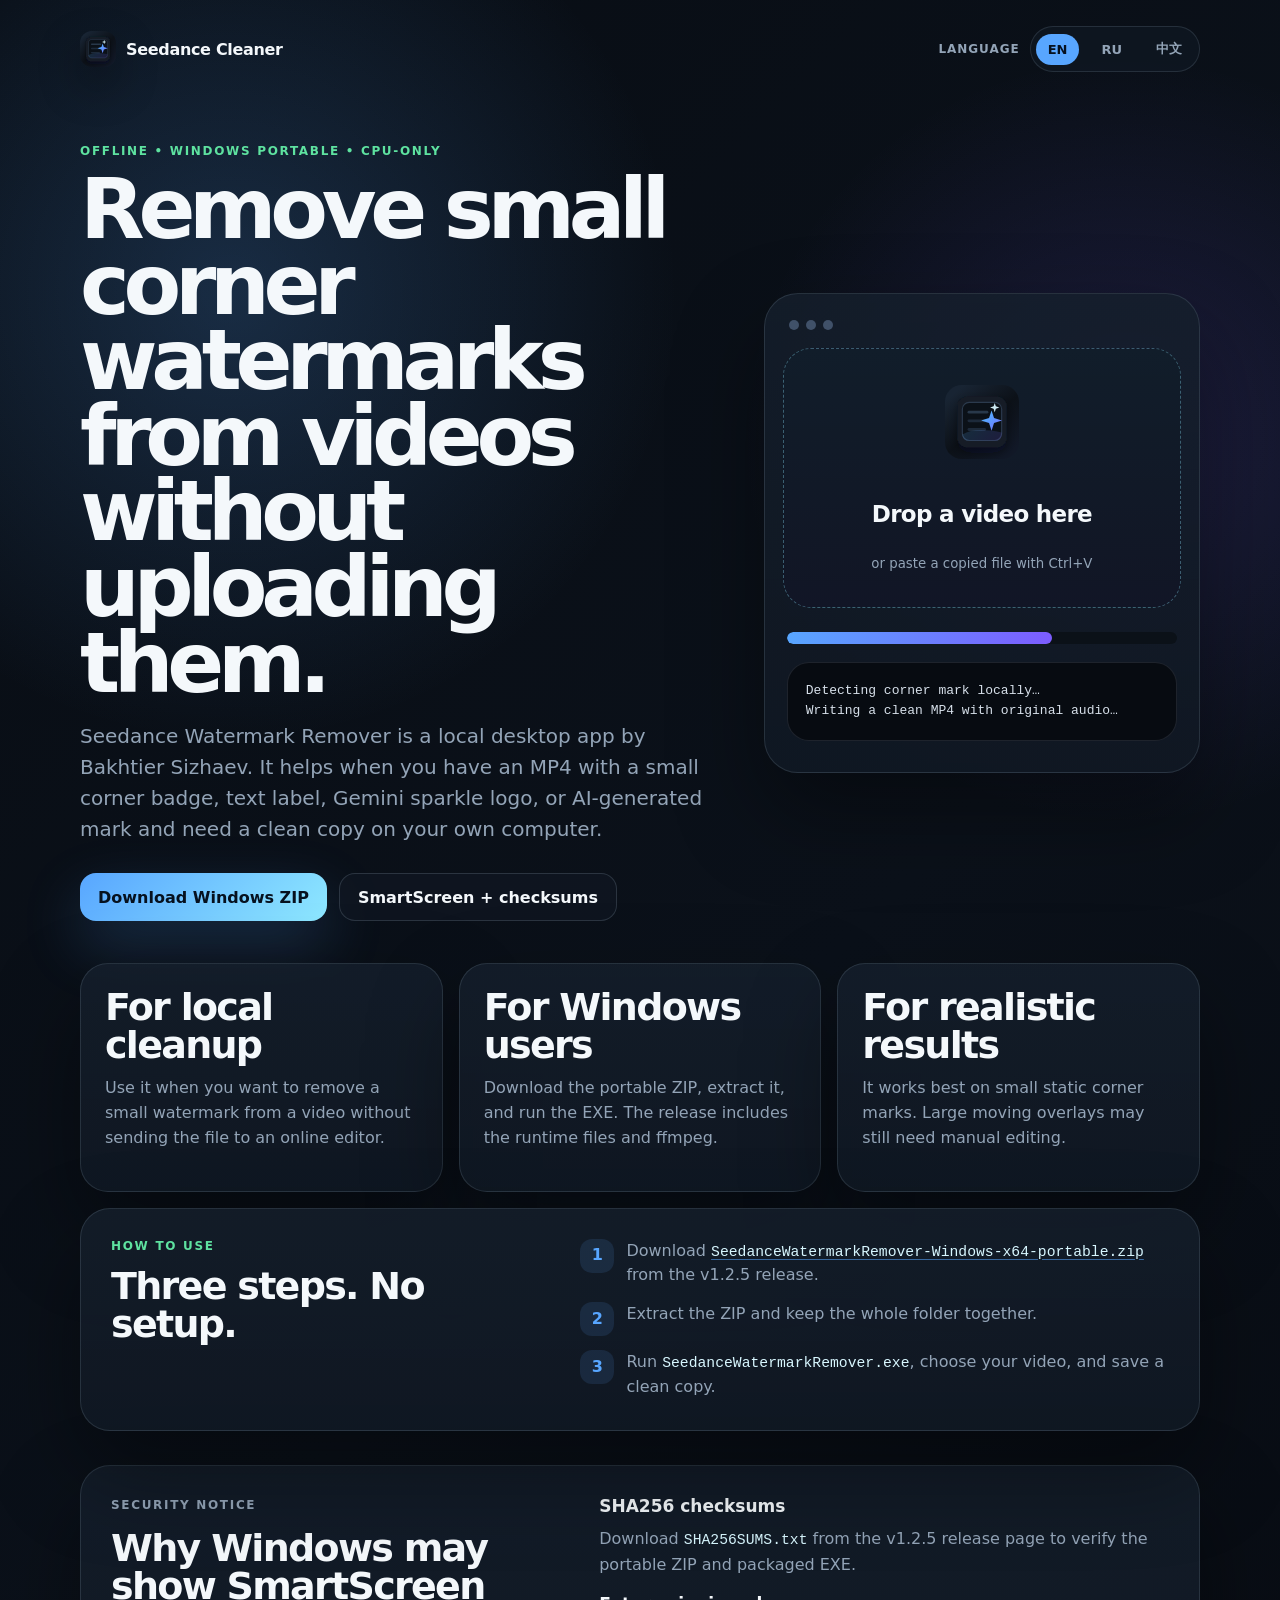
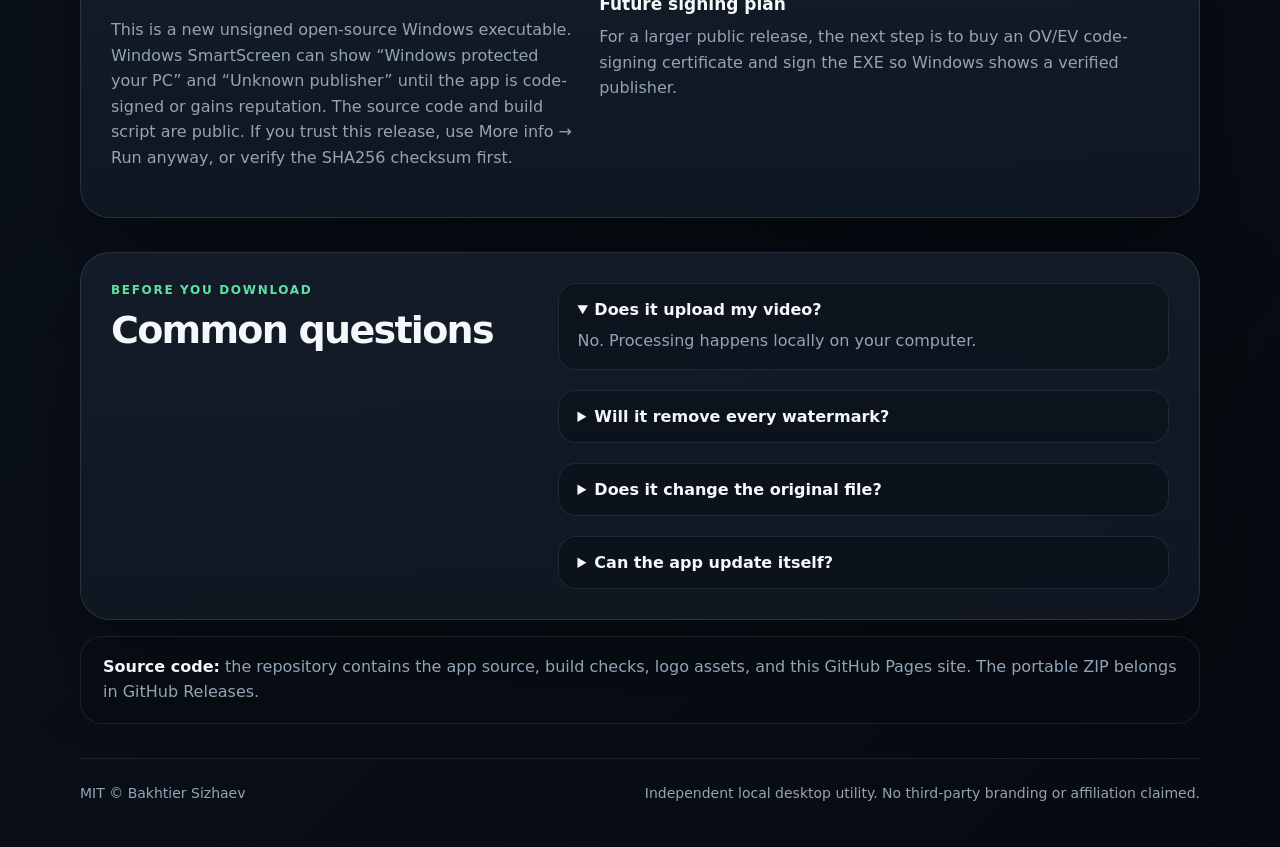
<file: docs/index.html>
<!doctype html>
<html lang="en">
<head>
  <meta charset="utf-8">
  <meta name="viewport" content="width=device-width, initial-scale=1">
  <title>Seedance Watermark Remover — Offline Windows Video Watermark Cleaner</title>
  <meta name="description" content="Remove small static corner watermarks, Seedance labels, AI-generated marks, and Gemini sparkle logos from videos locally on Windows. Portable offline desktop app by Bakhtier Sizhaev.">
  <meta name="keywords" content="video watermark remover, Gemini watermark remover, remove Gemini sparkle from video, Seedance watermark remover, offline watermark remover, Windows video cleanup, OpenCV inpainting, remove corner logo from video, portable desktop app">
  <meta property="og:type" content="website">
  <meta property="og:title" content="Seedance Watermark Remover">
  <meta property="og:description" content="Clean small static corner marks, Seedance labels, and Gemini sparkle logos from videos locally on Windows without uploading your files.">
  <link rel="icon" href="assets/icon.png">
  <link rel="stylesheet" href="styles.css">
</head>
<body>
  <main class="page">
    <nav class="nav" aria-label="Language">
      <a class="brand" href="#top" aria-label="Seedance Watermark Remover home">
        <img src="assets/icon.svg" alt="" width="36" height="36">
        <span>Seedance Cleaner</span>
      </a>
      <div class="language-switcher">
        <span class="lang-label">Language</span>
        <div class="langs">
        <a href="index.html" aria-current="page">EN</a>
        <a href="ru.html">RU</a>
        <a href="zh.html">中文</a>
        </div>
      </div>
    </nav>

    <section id="top" class="hero">
      <div class="hero-copy">
        <p class="eyebrow">Offline • Windows portable • CPU-only</p>
        <h1>Remove small corner watermarks from videos without uploading them.</h1>
        <p class="lead">Seedance Watermark Remover is a local desktop app by Bakhtier Sizhaev. It helps when you have an MP4 with a small corner badge, text label, Gemini sparkle logo, or AI-generated mark and need a clean copy on your own computer.</p>
        <div class="actions">
          <a class="button primary" href="https://github.com/bakhtiersizhaev/seedance-watermark-remover/releases/download/v1.2.5/SeedanceWatermarkRemover-Windows-x64-portable.zip">Download Windows ZIP</a>
          <a class="button secondary" href="#trust">SmartScreen + checksums</a>
        </div>
      </div>
      <div class="product-card" aria-label="Application preview">
        <div class="window-bar"><span></span><span></span><span></span></div>
        <div class="drop-zone">
          <img src="assets/icon.svg" alt="" width="74" height="74">
          <strong>Drop a video here</strong>
          <small>or paste a copied file with Ctrl+V</small>
        </div>
        <div class="progress"><span></span></div>
        <p class="terminal">Detecting corner mark locally…<br>Writing a clean MP4 with original audio…</p>
      </div>
    </section>

    <section class="grid" aria-label="Why users choose it">
      <article>
        <h2>For local cleanup</h2>
        <p>Use it when you want to remove a small watermark from a video without sending the file to an online editor.</p>
      </article>
      <article>
        <h2>For Windows users</h2>
        <p>Download the portable ZIP, extract it, and run the EXE. The release includes the runtime files and ffmpeg.</p>
      </article>
      <article>
        <h2>For realistic results</h2>
        <p>It works best on small static corner marks. Large moving overlays may still need manual editing.</p>
      </article>
    </section>

    <section id="download" class="steps">
      <div>
        <p class="eyebrow">How to use</p>
        <h2>Three steps. No setup.</h2>
      </div>
      <ol>
        <li><span>1</span><div class="step-copy">Download <a href="https://github.com/bakhtiersizhaev/seedance-watermark-remover/releases/download/v1.2.5/SeedanceWatermarkRemover-Windows-x64-portable.zip"><code>SeedanceWatermarkRemover-Windows-x64-portable.zip</code></a> from the v1.2.5 release.</div></li>
        <li><span>2</span><div class="step-copy">Extract the ZIP and keep the whole folder together.</div></li>
        <li><span>3</span><div class="step-copy">Run <code>SeedanceWatermarkRemover.exe</code>, choose your video, and save a clean copy.</div></li>
      </ol>
    </section>


    <section id="trust" class="trust">
      <div>
        <p class="eyebrow">Security notice</p>
        <h2>Why Windows may show SmartScreen</h2>
        <p>This is a new unsigned open-source Windows executable. Windows SmartScreen can show “Windows protected your PC” and “Unknown publisher” until the app is code-signed or gains reputation. The source code and build script are public. If you trust this release, use More info → Run anyway, or verify the SHA256 checksum first.</p>
      </div>
      <div class="checksum-card">
        <h3>SHA256 checksums</h3>
        <p>Download <a href="https://github.com/bakhtiersizhaev/seedance-watermark-remover/releases/download/v1.2.5/SHA256SUMS.txt"><code>SHA256SUMS.txt</code></a> from the v1.2.5 release page to verify the portable ZIP and packaged EXE.</p>
        <h3>Future signing plan</h3>
        <p>For a larger public release, the next step is to buy an OV/EV code-signing certificate and sign the EXE so Windows shows a verified publisher.</p>
      </div>
    </section>

    <section id="faq" class="faq">
      <div>
        <p class="eyebrow">Before you download</p>
        <h2>Common questions</h2>
      </div>
      <details open>
        <summary>Does it upload my video?</summary>
        <p>No. Processing happens locally on your computer.</p>
      </details>
      <details>
        <summary>Will it remove every watermark?</summary>
        <p>No. It is made for small static corner text, badges, and simple logo overlays. Complex moving marks can need manual editing.</p>
      </details>
      <details>
        <summary>Does it change the original file?</summary>
        <p>No. It creates a new output video and leaves the source file untouched.</p>
      </details>
      <details>
        <summary>Can the app update itself?</summary>
        <p>Yes in the Windows portable EXE. The app checks GitHub Releases, highlights the update button when a newer release is available, downloads the ZIP after confirmation, and restarts through a small helper.</p>
      </details>
    </section>

    <section id="source" class="source-note">
      <p><strong>Source code:</strong> the repository contains the app source, build checks, logo assets, and this GitHub Pages site. The portable ZIP belongs in GitHub Releases.</p>
    </section>

    <footer>
      <p>MIT © Bakhtier Sizhaev</p>
      <p>Independent local desktop utility. No third-party branding or affiliation claimed.</p>
    </footer>
  </main>
</body>
</html>
</file>
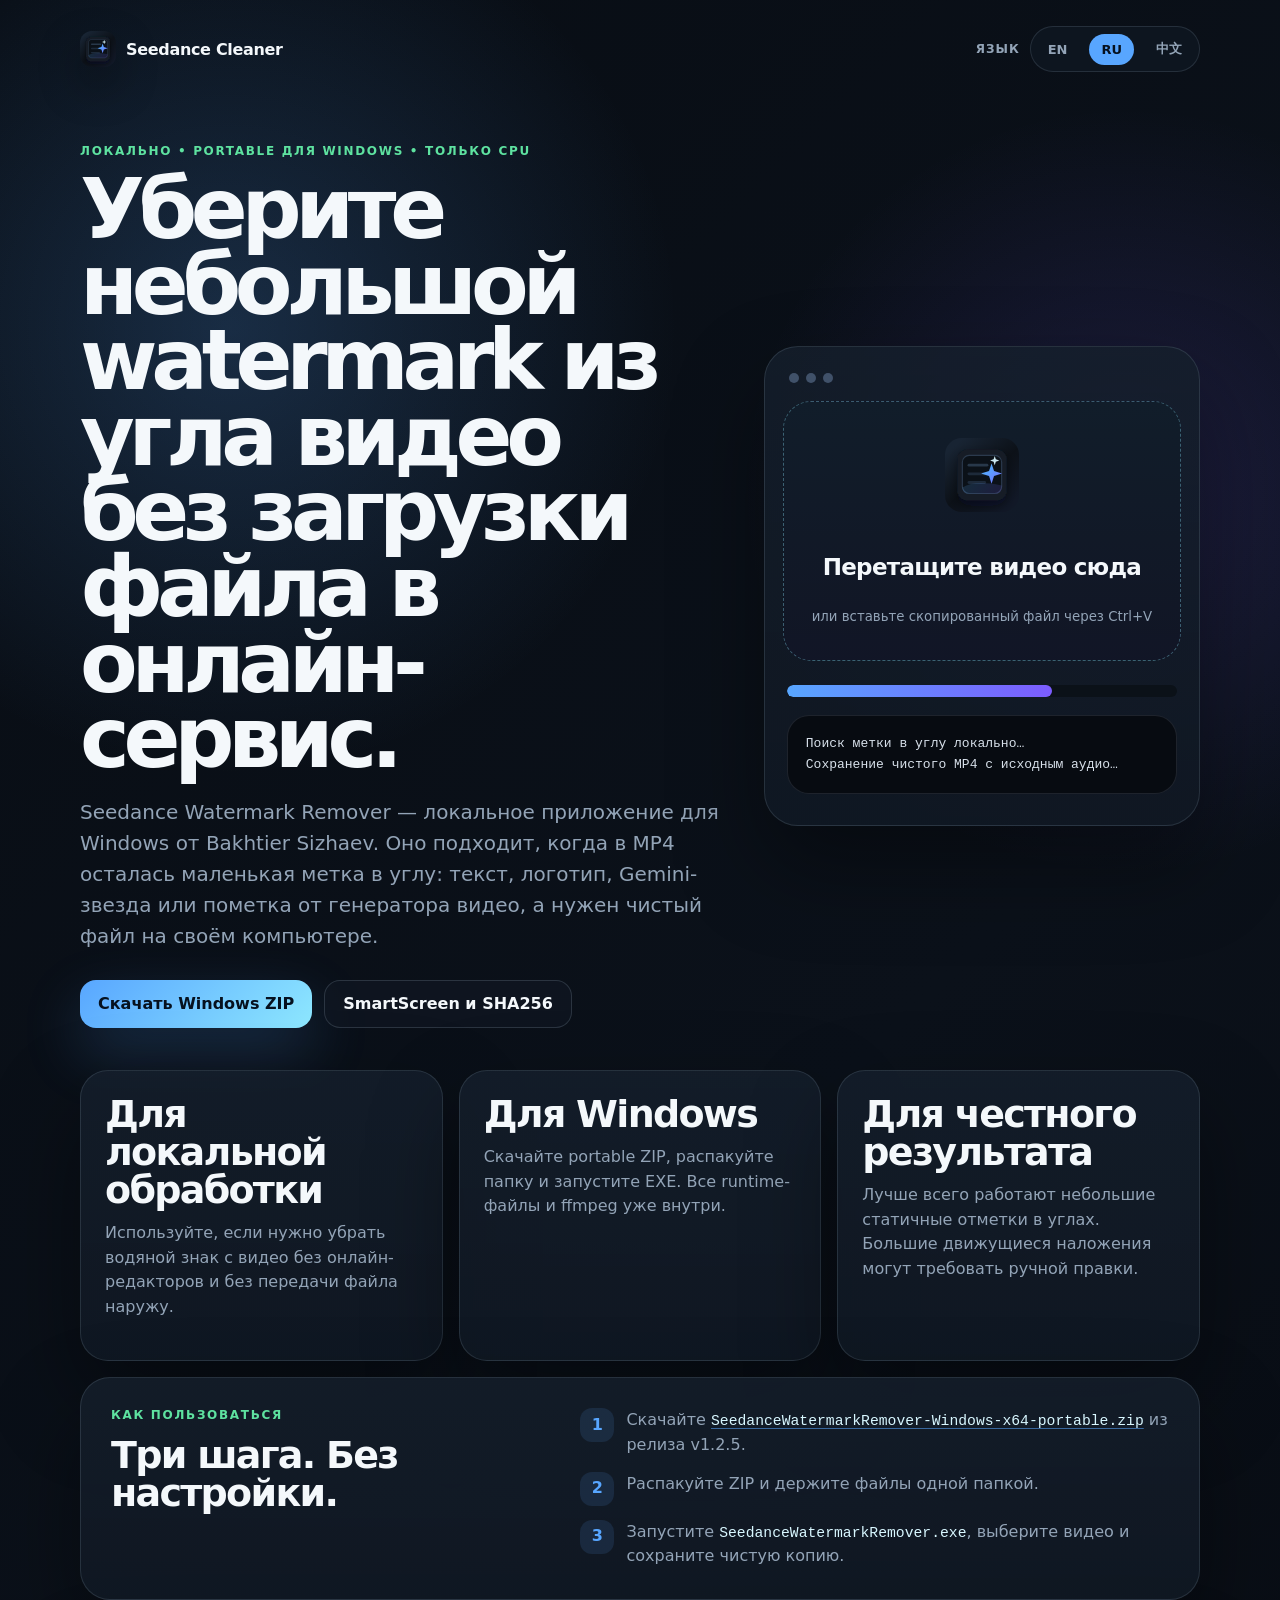
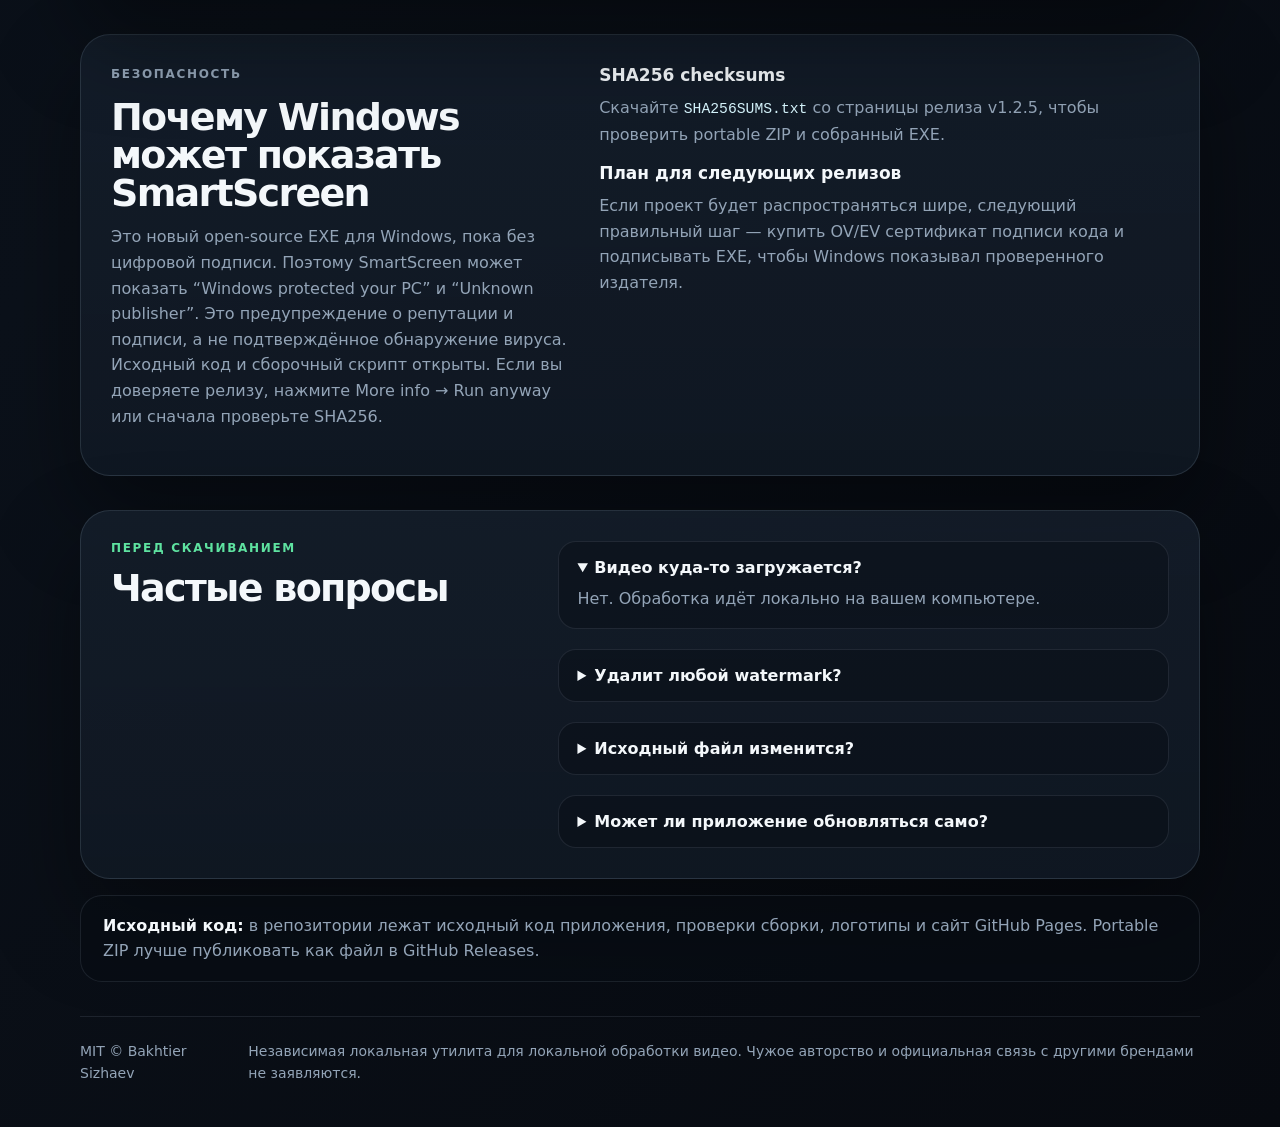
<file: docs/ru.html>
<!doctype html>
<html lang="ru">
<head>
  <meta charset="utf-8">
  <meta name="viewport" content="width=device-width, initial-scale=1">
  <title>Seedance Watermark Remover — локальное удаление watermark из видео</title>
  <meta name="description" content="Локальное Windows-приложение для удаления небольших watermark, Seedance-меток, AI-generated пометок и Gemini-звезды из углов видео. Автор: Bakhtier Sizhaev.">
  <meta name="keywords" content="удалить watermark из видео, убрать водяной знак с видео, удалить Gemini watermark, убрать Gemini звезду с видео, Seedance watermark remover, локальная обработка видео, Windows приложение, OpenCV inpainting, portable app">
  <meta property="og:type" content="website">
  <meta property="og:title" content="Seedance Watermark Remover">
  <meta property="og:description" content="Уберите небольшой watermark, Seedance-метку или Gemini-звезду из угла видео локально на Windows, без загрузки файла во внешние сервисы.">
  <link rel="icon" href="assets/icon.png">
  <link rel="stylesheet" href="styles.css">
</head>
<body>
  <main class="page">
    <nav class="nav" aria-label="Язык">
      <a class="brand" href="#top" aria-label="Seedance Watermark Remover">
        <img src="assets/icon.svg" alt="" width="36" height="36">
        <span>Seedance Cleaner</span>
      </a>
      <div class="language-switcher">
        <span class="lang-label">Язык</span>
        <div class="langs">
        <a href="index.html">EN</a>
        <a href="ru.html" aria-current="page">RU</a>
        <a href="zh.html">中文</a>
        </div>
      </div>
    </nav>

    <section id="top" class="hero">
      <div class="hero-copy">
        <p class="eyebrow">Локально • Portable для Windows • Только CPU</p>
        <h1>Уберите небольшой watermark из угла видео без загрузки файла в онлайн-сервис.</h1>
        <p class="lead">Seedance Watermark Remover — локальное приложение для Windows от Bakhtier Sizhaev. Оно подходит, когда в MP4 осталась маленькая метка в углу: текст, логотип, Gemini-звезда или пометка от генератора видео, а нужен чистый файл на своём компьютере.</p>
        <div class="actions">
          <a class="button primary" href="https://github.com/bakhtiersizhaev/seedance-watermark-remover/releases/download/v1.2.5/SeedanceWatermarkRemover-Windows-x64-portable.zip">Скачать Windows ZIP</a>
          <a class="button secondary" href="#trust">SmartScreen и SHA256</a>
        </div>
      </div>
      <div class="product-card" aria-label="Превью приложения">
        <div class="window-bar"><span></span><span></span><span></span></div>
        <div class="drop-zone">
          <img src="assets/icon.svg" alt="" width="74" height="74">
          <strong>Перетащите видео сюда</strong>
          <small>или вставьте скопированный файл через Ctrl+V</small>
        </div>
        <div class="progress"><span></span></div>
        <p class="terminal">Поиск метки в углу локально…<br>Сохранение чистого MP4 с исходным аудио…</p>
      </div>
    </section>

    <section class="grid" aria-label="Почему это полезно">
      <article>
        <h2>Для локальной обработки</h2>
        <p>Используйте, если нужно убрать водяной знак с видео без онлайн-редакторов и без передачи файла наружу.</p>
      </article>
      <article>
        <h2>Для Windows</h2>
        <p>Скачайте portable ZIP, распакуйте папку и запустите EXE. Все runtime-файлы и ffmpeg уже внутри.</p>
      </article>
      <article>
        <h2>Для честного результата</h2>
        <p>Лучше всего работают небольшие статичные отметки в углах. Большие движущиеся наложения могут требовать ручной правки.</p>
      </article>
    </section>

    <section id="download" class="steps">
      <div>
        <p class="eyebrow">Как пользоваться</p>
        <h2>Три шага. Без настройки.</h2>
      </div>
      <ol>
        <li><span>1</span><div class="step-copy">Скачайте <a href="https://github.com/bakhtiersizhaev/seedance-watermark-remover/releases/download/v1.2.5/SeedanceWatermarkRemover-Windows-x64-portable.zip"><code>SeedanceWatermarkRemover-Windows-x64-portable.zip</code></a> из релиза v1.2.5.</div></li>
        <li><span>2</span><div class="step-copy">Распакуйте ZIP и держите файлы одной папкой.</div></li>
        <li><span>3</span><div class="step-copy">Запустите <code>SeedanceWatermarkRemover.exe</code>, выберите видео и сохраните чистую копию.</div></li>
      </ol>
    </section>


    <section id="trust" class="trust">
      <div>
        <p class="eyebrow">Безопасность</p>
        <h2>Почему Windows может показать SmartScreen</h2>
        <p>Это новый open-source EXE для Windows, пока без цифровой подписи. Поэтому SmartScreen может показать “Windows protected your PC” и “Unknown publisher”. Это предупреждение о репутации и подписи, а не подтверждённое обнаружение вируса. Исходный код и сборочный скрипт открыты. Если вы доверяете релизу, нажмите More info → Run anyway или сначала проверьте SHA256.</p>
      </div>
      <div class="checksum-card">
        <h3>SHA256 checksums</h3>
        <p>Скачайте <a href="https://github.com/bakhtiersizhaev/seedance-watermark-remover/releases/download/v1.2.5/SHA256SUMS.txt"><code>SHA256SUMS.txt</code></a> со страницы релиза v1.2.5, чтобы проверить portable ZIP и собранный EXE.</p>
        <h3>План для следующих релизов</h3>
        <p>Если проект будет распространяться шире, следующий правильный шаг — купить OV/EV сертификат подписи кода и подписывать EXE, чтобы Windows показывал проверенного издателя.</p>
      </div>
    </section>

    <section id="faq" class="faq">
      <div>
        <p class="eyebrow">Перед скачиванием</p>
        <h2>Частые вопросы</h2>
      </div>
      <details open>
        <summary>Видео куда-то загружается?</summary>
        <p>Нет. Обработка идёт локально на вашем компьютере.</p>
      </details>
      <details>
        <summary>Удалит любой watermark?</summary>
        <p>Нет. Приложение рассчитано на небольшие статичные отметки в углах: текст, badge или простой логотип. Сложные движущиеся метки лучше править вручную.</p>
      </details>
      <details>
        <summary>Исходный файл изменится?</summary>
        <p>Нет. Приложение создаёт новый выходной файл и не перезаписывает исходное видео.</p>
      </details>
      <details>
        <summary>Может ли приложение обновляться само?</summary>
        <p>Да, в Windows portable EXE. Приложение проверяет GitHub Releases, подсвечивает кнопку обновления, если вышла новая версия, скачивает ZIP после подтверждения и перезапускается через небольшой helper.</p>
      </details>
    </section>

    <section id="source" class="source-note">
      <p><strong>Исходный код:</strong> в репозитории лежат исходный код приложения, проверки сборки, логотипы и сайт GitHub Pages. Portable ZIP лучше публиковать как файл в GitHub Releases.</p>
    </section>

    <footer>
      <p>MIT © Bakhtier Sizhaev</p>
      <p>Независимая локальная утилита для локальной обработки видео. Чужое авторство и официальная связь с другими брендами не заявляются.</p>
    </footer>
  </main>
</body>
</html>
</file>
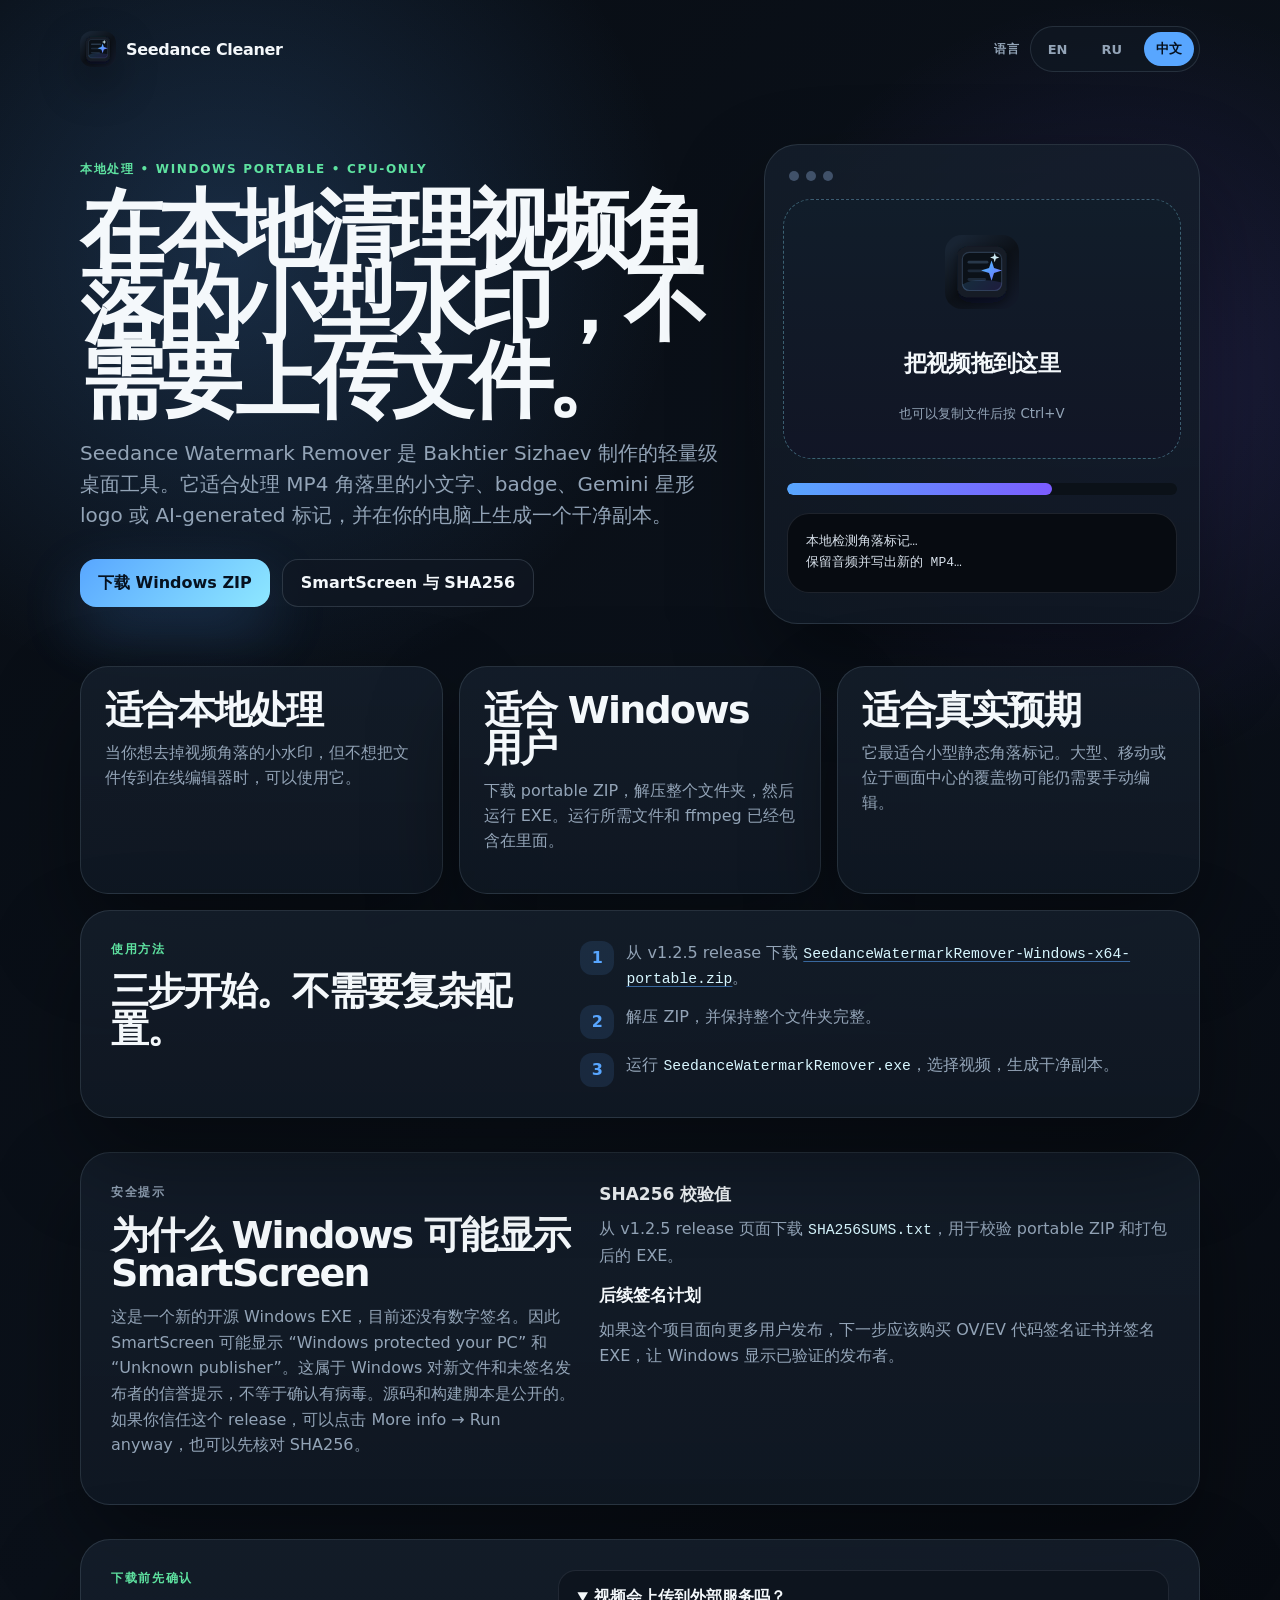
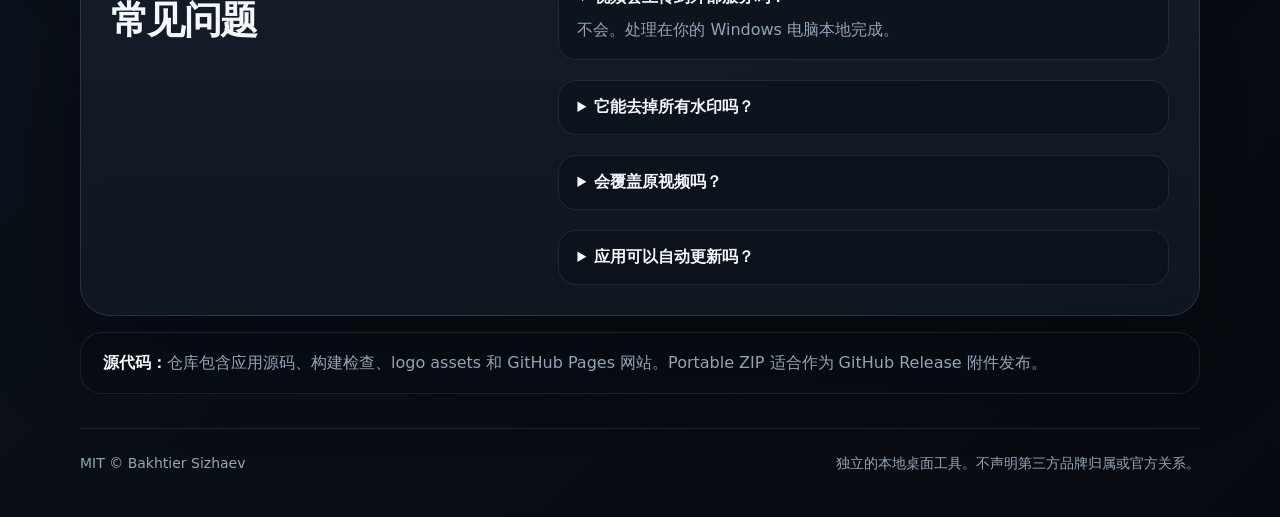
<file: docs/zh.html>
<!doctype html>
<html lang="zh-CN">
<head>
  <meta charset="utf-8">
  <meta name="viewport" content="width=device-width, initial-scale=1">
  <title>Seedance Watermark Remover — 本地视频角落水印清理工具</title>
  <meta name="description" content="适用于 Windows 的本地桌面工具，可移除视频角落的小型水印、Seedance 标记、AI-generated 标记和 Gemini 星形 logo。作者：Bakhtier Sizhaev。">
  <meta name="keywords" content="视频去水印, Gemini 水印移除, 去除 Gemini 星形 logo, Seedance 水印移除, 本地视频去水印, Windows 去水印工具, OpenCV 修复, 去除视频角落 logo, portable desktop app">
  <meta property="og:type" content="website">
  <meta property="og:title" content="Seedance Watermark Remover">
  <meta property="og:description" content="在 Windows 本地清理视频角落的小型水印、Seedance 标记和 Gemini 星形 logo，不需要上传文件。">
  <link rel="icon" href="assets/icon.png">
  <link rel="stylesheet" href="styles.css">
</head>
<body>
  <main class="page">
    <nav class="nav" aria-label="语言">
      <a class="brand" href="#top" aria-label="Seedance Watermark Remover">
        <img src="assets/icon.svg" alt="" width="36" height="36">
        <span>Seedance Cleaner</span>
      </a>
      <div class="language-switcher">
        <span class="lang-label">语言</span>
        <div class="langs">
        <a href="index.html">EN</a>
        <a href="ru.html">RU</a>
        <a href="zh.html" aria-current="page">中文</a>
        </div>
      </div>
    </nav>

    <section id="top" class="hero">
      <div class="hero-copy">
        <p class="eyebrow">本地处理 • Windows portable • CPU-only</p>
        <h1>在本地清理视频角落的小型水印，不需要上传文件。</h1>
        <p class="lead">Seedance Watermark Remover 是 Bakhtier Sizhaev 制作的轻量级桌面工具。它适合处理 MP4 角落里的小文字、badge、Gemini 星形 logo 或 AI-generated 标记，并在你的电脑上生成一个干净副本。</p>
        <div class="actions">
          <a class="button primary" href="https://github.com/bakhtiersizhaev/seedance-watermark-remover/releases/download/v1.2.5/SeedanceWatermarkRemover-Windows-x64-portable.zip">下载 Windows ZIP</a>
          <a class="button secondary" href="#trust">SmartScreen 与 SHA256</a>
        </div>
      </div>
      <div class="product-card" aria-label="应用预览">
        <div class="window-bar"><span></span><span></span><span></span></div>
        <div class="drop-zone">
          <img src="assets/icon.svg" alt="" width="74" height="74">
          <strong>把视频拖到这里</strong>
          <small>也可以复制文件后按 Ctrl+V</small>
        </div>
        <div class="progress"><span></span></div>
        <p class="terminal">本地检测角落标记…<br>保留音频并写出新的 MP4…</p>
      </div>
    </section>

    <section class="grid" aria-label="适用场景">
      <article>
        <h2>适合本地处理</h2>
        <p>当你想去掉视频角落的小水印，但不想把文件传到在线编辑器时，可以使用它。</p>
      </article>
      <article>
        <h2>适合 Windows 用户</h2>
        <p>下载 portable ZIP，解压整个文件夹，然后运行 EXE。运行所需文件和 ffmpeg 已经包含在里面。</p>
      </article>
      <article>
        <h2>适合真实预期</h2>
        <p>它最适合小型静态角落标记。大型、移动或位于画面中心的覆盖物可能仍需要手动编辑。</p>
      </article>
    </section>

    <section id="download" class="steps">
      <div>
        <p class="eyebrow">使用方法</p>
        <h2>三步开始。不需要复杂配置。</h2>
      </div>
      <ol>
        <li><span>1</span><div class="step-copy">从 v1.2.5 release 下载 <a href="https://github.com/bakhtiersizhaev/seedance-watermark-remover/releases/download/v1.2.5/SeedanceWatermarkRemover-Windows-x64-portable.zip"><code>SeedanceWatermarkRemover-Windows-x64-portable.zip</code></a>。</div></li>
        <li><span>2</span><div class="step-copy">解压 ZIP，并保持整个文件夹完整。</div></li>
        <li><span>3</span><div class="step-copy">运行 <code>SeedanceWatermarkRemover.exe</code>，选择视频，生成干净副本。</div></li>
      </ol>
    </section>


    <section id="trust" class="trust">
      <div>
        <p class="eyebrow">安全提示</p>
        <h2>为什么 Windows 可能显示 SmartScreen</h2>
        <p>这是一个新的开源 Windows EXE，目前还没有数字签名。因此 SmartScreen 可能显示 “Windows protected your PC” 和 “Unknown publisher”。这属于 Windows 对新文件和未签名发布者的信誉提示，不等于确认有病毒。源码和构建脚本是公开的。如果你信任这个 release，可以点击 More info → Run anyway，也可以先核对 SHA256。</p>
      </div>
      <div class="checksum-card">
        <h3>SHA256 校验值</h3>
        <p>从 v1.2.5 release 页面下载 <a href="https://github.com/bakhtiersizhaev/seedance-watermark-remover/releases/download/v1.2.5/SHA256SUMS.txt"><code>SHA256SUMS.txt</code></a>，用于校验 portable ZIP 和打包后的 EXE。</p>
        <h3>后续签名计划</h3>
        <p>如果这个项目面向更多用户发布，下一步应该购买 OV/EV 代码签名证书并签名 EXE，让 Windows 显示已验证的发布者。</p>
      </div>
    </section>

    <section id="faq" class="faq">
      <div>
        <p class="eyebrow">下载前先确认</p>
        <h2>常见问题</h2>
      </div>
      <details open>
        <summary>视频会上传到外部服务吗？</summary>
        <p>不会。处理在你的 Windows 电脑本地完成。</p>
      </details>
      <details>
        <summary>它能去掉所有水印吗？</summary>
        <p>不能。它主要用于小型静态角落文字、badge 或简单 logo。复杂移动水印通常需要手动编辑。</p>
      </details>
      <details>
        <summary>会覆盖原视频吗？</summary>
        <p>不会。工具会生成新的输出文件，原视频保持不变。</p>
      </details>
      <details>
        <summary>应用可以自动更新吗？</summary>
        <p>可以，在 Windows 便携版 EXE 中。应用会检查 GitHub Releases，有新版本时高亮更新按钮，确认后下载 ZIP，并通过一个小 helper 重启到新版本。</p>
      </details>
    </section>

    <section id="source" class="source-note">
      <p><strong>源代码：</strong>仓库包含应用源码、构建检查、logo assets 和 GitHub Pages 网站。Portable ZIP 适合作为 GitHub Release 附件发布。</p>
    </section>

    <footer>
      <p>MIT © Bakhtier Sizhaev</p>
      <p>独立的本地桌面工具。不声明第三方品牌归属或官方关系。</p>
    </footer>
  </main>
</body>
</html>
</file>
<file: docs/styles.css>
:root {
  color-scheme: dark;
  --bg: #080d14;
  --card: #101823;
  --card-soft: #151f2c;
  --line: #263447;
  --text: #f4f8fb;
  --muted: #93a4b7;
  --accent: #58a6ff;
  --accent-2: #7c5cff;
  --success: #5ee2a0;
  font-family: Inter, ui-sans-serif, system-ui, -apple-system, BlinkMacSystemFont, "Segoe UI", sans-serif;
}

* {
  box-sizing: border-box;
}

html {
  scroll-behavior: smooth;
}

body {
  margin: 0;
  min-height: 100vh;
  background:
    radial-gradient(circle at 18% 12%, rgba(88, 166, 255, 0.2), transparent 28rem),
    radial-gradient(circle at 88% 18%, rgba(124, 92, 255, 0.16), transparent 24rem),
    linear-gradient(135deg, #080d14 0%, #0b111a 48%, #070a10 100%);
  color: var(--text);
}

a {
  color: inherit;
  text-decoration: none;
}

.page {
  width: min(1120px, calc(100% - 40px));
  margin: 0 auto;
  padding: 26px 0 42px;
}

.nav,
.hero,
.grid,
.steps,
footer {
  position: relative;
  z-index: 1;
}

.nav {
  display: flex;
  align-items: center;
  justify-content: space-between;
  gap: 20px;
  margin-bottom: 72px;
}

.brand,
.langs {
  display: inline-flex;
  align-items: center;
  gap: 10px;
}

.brand {
  color: var(--text);
  font-weight: 760;
  letter-spacing: -0.02em;
}

.brand img {
  border-radius: 12px;
  box-shadow: 0 18px 40px rgba(0, 0, 0, 0.35);
}

.langs {
  padding: 5px;
  border: 1px solid rgba(147, 164, 183, 0.18);
  border-radius: 999px;
  background: rgba(16, 24, 35, 0.72);
}

.langs a {
  min-width: 42px;
  padding: 8px 12px;
  border-radius: 999px;
  color: var(--muted);
  font-size: 13px;
  font-weight: 750;
  text-align: center;
}

.langs a[aria-current="page"] {
  color: #06111f;
  background: var(--accent);
}

.hero {
  display: grid;
  grid-template-columns: minmax(0, 1.03fr) minmax(360px, 0.7fr);
  gap: 42px;
  align-items: center;
  margin-bottom: 42px;
}

.eyebrow {
  margin: 0 0 14px;
  color: var(--success);
  font-size: 12px;
  font-weight: 800;
  letter-spacing: 0.14em;
  text-transform: uppercase;
}

h1,
h2,
p {
  margin-top: 0;
}

h1 {
  max-width: 780px;
  margin-bottom: 20px;
  font-size: clamp(44px, 7vw, 84px);
  line-height: 0.9;
  letter-spacing: -0.075em;
}

h2 {
  margin-bottom: 12px;
  font-size: clamp(24px, 4vw, 38px);
  line-height: 1;
  letter-spacing: -0.045em;
}

.lead {
  max-width: 650px;
  margin-bottom: 28px;
  color: var(--muted);
  font-size: clamp(17px, 2vw, 20px);
  line-height: 1.55;
}

.actions {
  display: flex;
  flex-wrap: wrap;
  gap: 12px;
}

.button {
  display: inline-flex;
  align-items: center;
  justify-content: center;
  min-height: 48px;
  padding: 0 18px;
  border-radius: 16px;
  font-weight: 800;
}

.primary {
  background: linear-gradient(135deg, var(--accent), #8ee8ff);
  color: #06111f;
  box-shadow: 0 24px 60px rgba(88, 166, 255, 0.22);
}

.secondary {
  border: 1px solid rgba(147, 164, 183, 0.22);
  background: rgba(16, 24, 35, 0.7);
  color: var(--text);
}

.product-card,
.grid article,
.steps,
.faq {
  border: 1px solid rgba(147, 164, 183, 0.18);
  background: linear-gradient(180deg, rgba(21, 31, 44, 0.82), rgba(16, 24, 35, 0.92));
  box-shadow: 0 40px 90px rgba(0, 0, 0, 0.38);
}

.product-card {
  min-height: 480px;
  padding: 18px;
  border-radius: 34px;
}

.window-bar {
  display: flex;
  gap: 7px;
  padding: 8px 0 18px 6px;
}

.window-bar span {
  width: 10px;
  height: 10px;
  border-radius: 999px;
  background: #405169;
}

.drop-zone {
  display: grid;
  place-items: center;
  min-height: 260px;
  padding: 24px;
  border: 1px dashed rgba(142, 232, 255, 0.34);
  border-radius: 28px;
  background:
    linear-gradient(rgba(88, 166, 255, 0.08), rgba(124, 92, 255, 0.06)),
    #0b1118;
  text-align: center;
}

.drop-zone strong {
  display: block;
  margin-top: 18px;
  font-size: 23px;
  letter-spacing: -0.03em;
}

.drop-zone small {
  margin-top: 5px;
  color: var(--muted);
}

.progress {
  height: 12px;
  margin: 24px 4px 18px;
  overflow: hidden;
  border-radius: 999px;
  background: #0b1118;
}

.progress span {
  display: block;
  width: 68%;
  height: 100%;
  border-radius: inherit;
  background: linear-gradient(90deg, var(--accent), var(--accent-2));
}

.terminal {
  margin: 0 4px;
  padding: 18px;
  border: 1px solid rgba(147, 164, 183, 0.16);
  border-radius: 22px;
  background: #070b11;
  color: #d7e0ea;
  font-family: "Cascadia Mono", "SFMono-Regular", Consolas, monospace;
  font-size: 13px;
  line-height: 1.6;
}

.grid {
  display: grid;
  grid-template-columns: repeat(3, 1fr);
  gap: 16px;
  margin-bottom: 16px;
}

.grid article {
  min-height: 220px;
  padding: 24px;
  border-radius: 28px;
}

.grid p,
.steps li,
footer {
  color: var(--muted);
  line-height: 1.55;
}

.steps {
  display: grid;
  grid-template-columns: 0.75fr 1fr;
  gap: 28px;
  padding: 30px;
  border-radius: 30px;
  margin-bottom: 34px;
}

.steps ol {
  display: grid;
  gap: 14px;
  margin: 0;
  padding: 0;
  list-style: none;
}

.steps li {
  display: grid;
  grid-template-columns: 34px minmax(0, 1fr);
  gap: 12px;
  align-items: start;
}

.steps li > span {
  grid-column: 1;
}

.steps li > .step-copy {
  grid-column: 2;
  min-width: 0;
}

.steps a {
  color: var(--text);
  text-decoration: underline;
  text-decoration-color: rgba(88, 166, 255, 0.55);
  text-underline-offset: 3px;
}

.steps code {
  white-space: normal;
  overflow-wrap: anywhere;
}

.steps span {
  display: inline-grid;
  place-items: center;
  width: 34px;
  height: 34px;
  border-radius: 12px;
  background: rgba(88, 166, 255, 0.12);
  color: var(--accent);
  font-weight: 900;
}


.faq {
  display: grid;
  grid-template-columns: 0.7fr 1fr;
  gap: 20px;
  padding: 30px;
  border-radius: 30px;
  margin-bottom: 34px;
}

.faq details {
  grid-column: 2;
  border: 1px solid rgba(147, 164, 183, 0.14);
  border-radius: 18px;
  background: rgba(8, 13, 20, 0.42);
  padding: 16px 18px;
}

.faq summary {
  cursor: pointer;
  color: var(--text);
  font-weight: 800;
}

.faq details p {
  margin: 10px 0 0;
  color: var(--muted);
  line-height: 1.55;
}

code {
  color: #d8f7ff;
  font-family: "Cascadia Mono", "SFMono-Regular", Consolas, monospace;
  font-size: 0.92em;
}

.source-note {
  margin: -18px 0 34px;
  padding: 18px 22px;
  border: 1px solid rgba(147, 164, 183, 0.14);
  border-radius: 22px;
  background: rgba(8, 13, 20, 0.58);
  color: var(--muted);
}

.source-note p {
  margin: 0;
  line-height: 1.55;
}

.source-note strong {
  color: var(--text);
}

footer {
  display: flex;
  justify-content: space-between;
  gap: 20px;
  border-top: 1px solid rgba(147, 164, 183, 0.14);
  padding-top: 24px;
  font-size: 14px;
}

footer p {
  margin: 0;
}

@media (max-width: 860px) {
  .nav,
  footer {
    align-items: flex-start;
    flex-direction: column;
  }

  .hero,
  .steps,
  .faq {
    grid-template-columns: 1fr;
  }

  .grid {
    grid-template-columns: 1fr;
  }

  .faq details {
    grid-column: 1;
  }

  .product-card {
    min-height: auto;
  }
}

@media (max-width: 520px) {
  .page {
    width: min(100% - 24px, 1120px);
    padding-top: 18px;
  }

  .nav {
    margin-bottom: 48px;
  }

  h1 {
    font-size: clamp(40px, 15vw, 58px);
  }

  .button {
    width: 100%;
  }
}


.language-switcher {
  display: inline-flex;
  align-items: center;
  gap: 10px;
  min-width: 0;
}

.lang-label {
  color: var(--muted);
  font-size: 12px;
  font-weight: 800;
  letter-spacing: 0.08em;
  text-transform: uppercase;
  white-space: nowrap;
}

.trust {
  display: grid;
  grid-template-columns: minmax(0, 0.9fr) minmax(0, 1.1fr);
  gap: 22px;
  padding: 30px;
  border: 1px solid rgba(147, 164, 183, 0.18);
  border-radius: 30px;
  margin-bottom: 34px;
  background: linear-gradient(180deg, rgba(21, 31, 44, 0.82), rgba(16, 24, 35, 0.92));
  box-shadow: 0 40px 90px rgba(0, 0, 0, 0.38);
}

.trust p,
.checksum-card p {
  color: var(--muted);
  line-height: 1.6;
}

.checksum-card h3 {
  margin: 0 0 10px;
  font-size: 17px;
}

.checksum-card pre {
  max-width: 100%;
  margin: 0 0 20px;
  overflow-x: auto;
  white-space: pre;
  padding: 14px;
  border: 1px solid rgba(147, 164, 183, 0.16);
  border-radius: 16px;
  background: #070b11;
}

h1,
h2,
.lead,
.button,
.langs a,
.faq summary,
.trust p,
.checksum-card p {
  overflow-wrap: break-word;
}

@media (max-width: 860px) {
  .trust {
    grid-template-columns: 1fr;
  }
}

@media (max-width: 620px) {
  .page {
    width: min(100% - 20px, 1120px);
  }

  .nav {
    gap: 14px;
    margin-bottom: 34px;
  }

  .brand span {
    font-size: 15px;
  }

  .language-switcher {
    width: 100%;
    align-items: stretch;
    flex-direction: column;
  }

  .langs {
    width: 100%;
    justify-content: space-between;
  }

  .langs a {
    flex: 1 1 0;
    min-width: 0;
    padding-inline: 8px;
  }

  .hero {
    gap: 24px;
  }

  h1 {
    font-size: clamp(34px, 13vw, 52px);
    line-height: 0.98;
    letter-spacing: -0.052em;
  }

  .lead {
    font-size: 16px;
  }

  .product-card,
  .steps,
  .faq,
  .trust {
    border-radius: 24px;
    padding: 20px;
  }

  .drop-zone {
    min-height: 210px;
    padding: 18px;
  }

  .steps li {
    grid-template-columns: 30px minmax(0, 1fr);
  }
}


.trust > *,
.checksum-card,
.checksum-card pre,
.checksum-card code {
  min-width: 0;
}

.checksum-card pre {
  white-space: pre-wrap;
  word-break: break-word;
}

.checksum-card code {
  overflow-wrap: anywhere;
  word-break: break-word;
}
</file>
